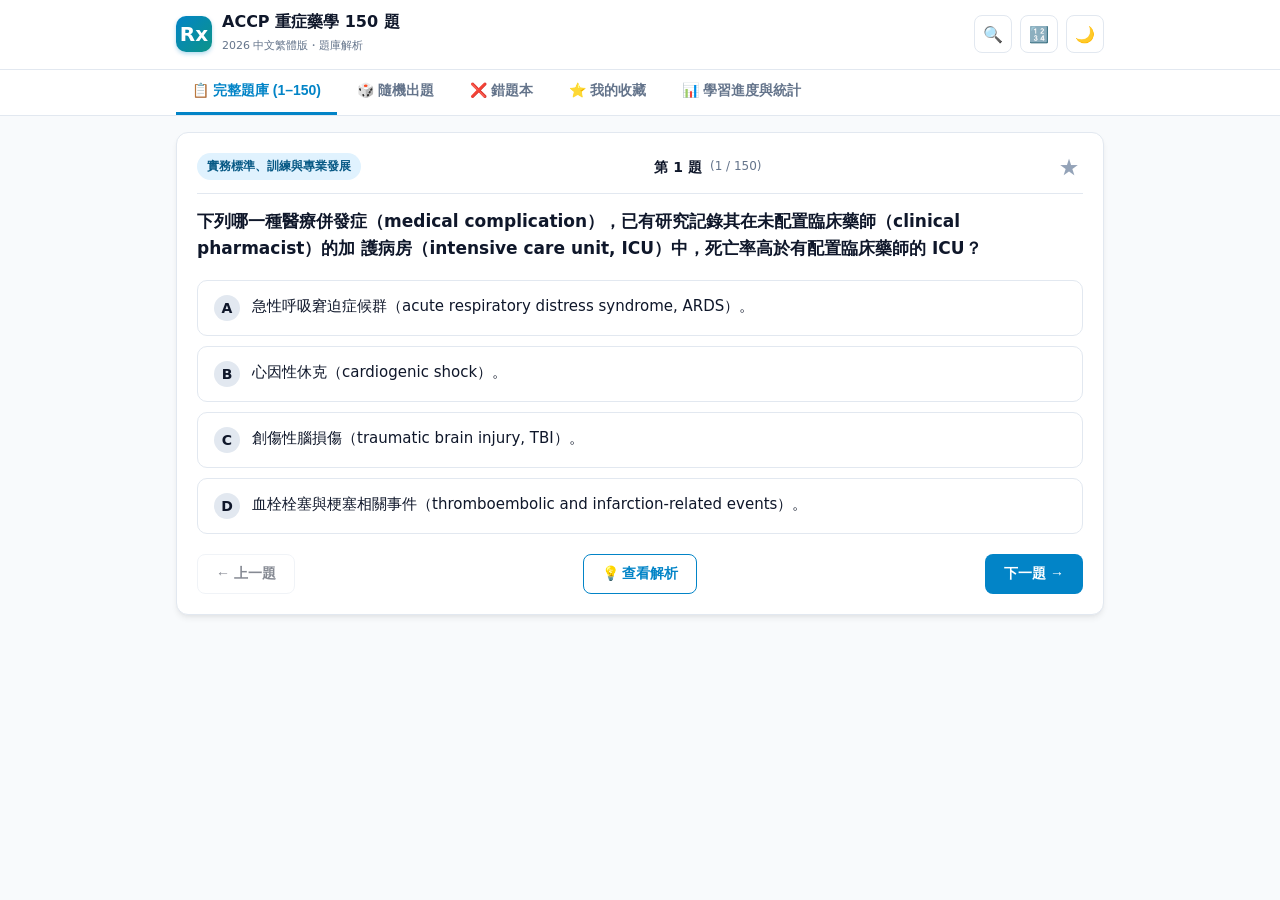
<file: index.html>
<!DOCTYPE html>
<html lang="zh-TW">
<head>
  <meta charset="UTF-8">
  <meta name="viewport" content="width=device-width, initial-scale=1.0, maximum-scale=1.0, user-scalable=no">
  <title>2026 ACCP/ASHP 重症藥學 150 題 複習測驗系統</title>
  <meta name="description" content="2026 ACCP/ASHP Critical Care Pharmacy Specialty Review 150 題中文繁體複習系統，支援隨機出題、錯題複習、章節專項與共用病例展示。">
  <meta name="theme-color" content="#0284c7">
  <link rel="manifest" href="manifest.json">
  <link rel="stylesheet" href="style.css">
  <link rel="icon" type="image/svg+xml" href="icon.svg">
</head>
<body>

  <!-- Top App Header -->
  <header class="app-header">
    <div class="header-container">
      <div class="brand">
        <div class="brand-icon">Rx</div>
        <div class="brand-text">
          <h1>ACCP 重症藥學 150 題</h1>
          <span>2026 中文繁體版・題庫解析</span>
        </div>
      </div>
      <div class="header-actions">
        <button id="btnSearch" class="icon-btn" title="搜尋題目與縮寫">🔍</button>
        <button id="btnGrid" class="icon-btn" title="題號選單 (1-150)">🔢</button>
        <button id="btnTheme" class="icon-btn" title="深色/淺色模式">🌙</button>
      </div>
    </div>
  </header>

  <!-- Desktop Tabs Navigation -->
  <nav class="nav-tabs">
    <div class="tabs-container">
      <button class="tab-btn active" data-view="practice" data-mode="all">📋 完整題庫 (1–150)</button>
      <button class="tab-btn" data-view="random-hub">🎲 隨機出題</button>
      <button class="tab-btn" data-view="mistakes-hub">
        ❌ 錯題本 <span id="badgeMistakesTab" class="badge" style="display:none">0</span>
      </button>
      <button class="tab-btn" data-view="starred-hub">
        ⭐ 我的收藏 <span id="badgeStarredTab" class="badge warning" style="display:none">0</span>
      </button>
      <button class="tab-btn" data-view="stats">📊 學習進度與統計</button>
    </div>
  </nav>

  <!-- Main Content Container -->
  <main class="main-content">

    <!-- VIEW 1: Practice / Question Card (Used for All, Random, Mistakes, Starred) -->
    <div id="viewPractice" class="view-panel active">
      
      <!-- Quiz Status / Header Banner (Only shown in Random or Exam Mode) -->
      <div id="examModeBanner" class="card" style="display:none; padding:12px 16px; margin-bottom:12px; background:var(--primary-light); border-color:var(--primary);">
        <div style="display:flex; justify-content:space-between; align-items:center;">
          <div style="font-weight:700; color:var(--primary-dark);" id="examModeTitle">🎲 隨機測驗中 (20 題)</div>
          <button id="btnFinishExam" class="btn btn-primary" style="padding:6px 14px; font-size:13px;">完成交卷</button>
        </div>
      </div>

      <!-- Question Card -->
      <div class="card" id="questionCard">
        
        <!-- Meta Bar -->
        <div class="q-meta-bar">
          <div class="q-category-tag" id="qCategory">實務標準、訓練與專業發展</div>
          <div class="q-indicator">
            <span id="qNumberText">第 1 題</span>
            <span style="font-size:12px; font-weight:normal; color:var(--text-muted);" id="qTotalText">/ 150</span>
          </div>
          <div class="q-tools">
            <button id="btnStarCurrent" class="star-btn" title="加入收藏">★</button>
          </div>
        </div>

        <!-- Shared Case Alert Box (if applicable) -->
        <div id="sharedCaseBox" class="shared-case-box" style="display:none;">
          <div class="shared-case-title">
            <span>🏥</span> <span id="sharedCaseLabel">共用病例</span>
          </div>
          <div id="sharedCaseText"></div>
        </div>

        <!-- Question Body -->
        <div class="question-title" id="questionText">題目加載中...</div>

        <!-- Options Container -->
        <div class="options-list" id="optionsContainer">
          <!-- Rendered dynamically -->
        </div>

        <!-- Action Controls Bar -->
        <div class="controls-bar">
          <button id="btnPrev" class="btn btn-secondary">← 上一題</button>
          <div style="display:flex; gap:8px;">
            <button id="btnToggleExp" class="btn btn-outline">💡 查看解析</button>
            <button id="btnRemoveMistake" class="btn btn-secondary" style="display:none;">✓ 移出錯題本</button>
          </div>
          <button id="btnNext" class="btn btn-primary">下一題 →</button>
        </div>

        <!-- Explanation & Reference Box -->
        <div id="explanationBox" class="explanation-box">
          <div class="explanation-header">
            <h3>📖 解答與官方解析</h3>
            <div id="answerStatusBadge" class="status-badge status-correct">答對</div>
          </div>
          
          <div style="font-weight:700; margin-bottom:10px; color:var(--primary); font-size:15px;" id="correctAnswerText">
            正確答案：D
          </div>

          <!-- Language Switcher Bar -->
          <div class="lang-switcher-bar">
            <span style="font-size:12px; font-weight:700; color:var(--primary-dark);">🌐 官方解析語言：</span>
            <div style="display:flex; gap:6px;">
              <button type="button" class="btn-lang active" data-lang="bilingual">中英對照</button>
              <button type="button" class="btn-lang" data-lang="zh">僅中文</button>
              <button type="button" class="btn-lang" data-lang="en">僅英文</button>
            </div>
          </div>
          
          <!-- Dynamic Content Container -->
          <div id="explanationContent" style="margin-bottom:12px;"></div>

          <div id="notesBox" class="notes-box" style="display:none;">
            <strong>📌 考點核對註：</strong><span id="notesText"></span>
          </div>

          <div id="officialRefBox" class="notes-box" style="display:none; border-left-color:var(--primary); background:rgba(2, 132, 199, 0.04); margin-top:8px;">
            <strong>📚 官方參考文獻 (References)：</strong><div id="officialRefText" style="margin-top:4px; font-size:12.5px; line-height:1.6;"></div>
          </div>
        </div>

      </div>

    </div>

    <!-- VIEW 2: Random Quiz Setup Hub -->
    <div id="viewRandomHub" class="view-panel">
      <div class="card">
        <h2 style="font-size:18px; margin-bottom:12px; font-weight:700;">🎲 隨機出題模擬測驗</h2>
        <p style="color:var(--text-muted); font-size:14px; margin-bottom:20px;">
          系統將自 150 題重症藥學題庫中隨機抽題。你可以選擇即時看解析以利學習，或使用模擬考交卷模式測試實力。
        </p>

        <h3 style="font-size:15px; margin-bottom:10px; font-weight:600;">選擇題數</h3>
        <div style="display:grid; grid-template-columns:repeat(auto-fit, minmax(110px, 1fr)); gap:10px; margin-bottom:20px;">
          <button class="btn btn-secondary btn-preset-count active" data-count="10">⚡ 10 題 (快速)</button>
          <button class="btn btn-secondary btn-preset-count" data-count="25">🎯 25 題 (標準)</button>
          <button class="btn btn-secondary btn-preset-count" data-count="50">📚 50 題 (深度)</button>
          <button class="btn btn-secondary btn-preset-count" data-count="150">🏆 全部 150 題</button>
        </div>

        <h3 style="font-size:15px; margin-bottom:10px; font-weight:600;">測驗模式</h3>
        <div style="display:flex; gap:12px; margin-bottom:20px; flex-wrap:wrap;">
          <label style="display:flex; align-items:center; gap:6px; cursor:pointer; font-size:14px;">
            <input type="radio" name="randomModeType" value="instant" checked>
            <span>💡 <strong>即時解析模式</strong>（每題作答後即刻顯示對錯與解析）</span>
          </label>
          <label style="display:flex; align-items:center; gap:6px; cursor:pointer; font-size:14px;">
            <input type="radio" name="randomModeType" value="exam">
            <span>📝 <strong>全真考試模式</strong>（做完後點交卷，統整成績與錯題）</span>
          </label>
        </div>

        <h3 style="font-size:15px; margin-bottom:10px; font-weight:600;">指定章節範圍（可選）</h3>
        <div style="margin-bottom:20px;">
          <select id="selectRandomChapter" class="search-input" style="padding-left:14px;">
            <option value="ALL">全部 20 大主題章節</option>
          </select>
        </div>

        <button id="btnStartRandomQuiz" class="btn btn-primary" style="width:100%; padding:14px; font-size:16px;">
          🚀 開始隨機測驗
        </button>
      </div>
    </div>

    <!-- VIEW 3: Mistakes Notebook Hub -->
    <div id="viewMistakesHub" class="view-panel">
      <div class="card">
        <div style="display:flex; justify-content:space-between; align-items:center; flex-wrap:wrap; gap:10px; margin-bottom:16px;">
          <div>
            <h2 style="font-size:18px; font-weight:700;">❌ 錯題複習專區</h2>
            <p style="color:var(--text-muted); font-size:13px;">做錯的題目會自動記錄於此，答對後可自由移出或保留。</p>
          </div>
          <div style="display:flex; gap:8px;">
            <button id="btnStartMistakesQuiz" class="btn btn-primary">🚀 刷錯題本</button>
            <button id="btnClearMistakes" class="btn btn-danger" style="font-size:13px;">🧹 清空錯題</button>
          </div>
        </div>

        <div id="mistakesStatsInfo" style="font-size:14px; color:var(--text-muted); margin-bottom:14px;">
          目前錯題數量：<strong id="mistakesCountLabel" style="color:var(--danger);">0</strong> 題
        </div>

        <div id="mistakesListContainer" class="cat-list">
          <!-- Rendered dynamically -->
        </div>
      </div>
    </div>

    <!-- VIEW 4: Starred Hub -->
    <div id="viewStarredHub" class="view-panel">
      <div class="card">
        <div style="display:flex; justify-content:space-between; align-items:center; flex-wrap:wrap; gap:10px; margin-bottom:16px;">
          <div>
            <h2 style="font-size:18px; font-weight:700;">⭐ 我的收藏題本</h2>
            <p style="color:var(--text-muted); font-size:13px;">在題目點擊 ★ 即可加入收藏，方便重點複習。</p>
          </div>
          <button id="btnStartStarredQuiz" class="btn btn-primary">🚀 測驗收藏題目</button>
        </div>

        <div id="starredListContainer" class="cat-list">
          <!-- Rendered dynamically -->
        </div>
      </div>
    </div>

    <!-- VIEW 5: Stats & Settings -->
    <div id="viewStats" class="view-panel">
      <div class="stats-grid">
        <div class="stat-card">
          <div class="stat-value" id="statAnswered">0</div>
          <div class="stat-label">已作答題數</div>
        </div>
        <div class="stat-card">
          <div class="stat-value" id="statAccuracy">0%</div>
          <div class="stat-label">整體答對率</div>
        </div>
        <div class="stat-card">
          <div class="stat-value" id="statMistakes" style="color:var(--danger);">0</div>
          <div class="stat-label">累積錯題數</div>
        </div>
        <div class="stat-card">
          <div class="stat-value" id="statStarred" style="color:var(--warning);">0</div>
          <div class="stat-label">收藏題目數</div>
        </div>
      </div>

      <div class="card">
        <h3 style="font-size:16px; margin-bottom:14px; font-weight:700;">📑 各章節掌握度分析</h3>
        <div id="chapterProgressList" style="display:flex; flex-direction:column; gap:12px;">
          <!-- Dynamically populated -->
        </div>
      </div>

      <div class="card">
        <h3 style="font-size:16px; margin-bottom:14px; font-weight:700;">⚙️ 學習資料備份與還原</h3>
        <p style="font-size:13px; color:var(--text-muted); margin-bottom:14px;">
          可將目前在電腦上的作答進度與錯題本匯出為檔案，並傳送至手機中匯入，達成跨裝置同步複習！
        </p>
        <div style="display:flex; gap:10px; flex-wrap:wrap;">
          <button id="btnExportData" class="btn btn-secondary">📤 匯出學習進度 (JSON)</button>
          <label class="btn btn-secondary" style="margin:0; cursor:pointer;">
            📥 匯入學習進度
            <input type="file" id="inputImportData" accept=".json" style="display:none;">
          </label>
          <button id="btnResetAll" class="btn btn-danger">⚠️ 重置所有紀錄</button>
        </div>
      </div>
    </div>

  </main>

  <!-- Mobile Bottom Navigation Bar -->
  <nav class="bottom-nav">
    <button class="bottom-tab-btn active" data-view="practice" data-mode="all">
      <span class="tab-icon">📋</span>
      <span>題庫</span>
    </button>
    <button class="bottom-tab-btn" data-view="random-hub">
      <span class="tab-icon">🎲</span>
      <span>隨機</span>
    </button>
    <button class="bottom-tab-btn" data-view="mistakes-hub">
      <span class="tab-icon">❌</span>
      <span>錯題</span>
      <span id="badgeMistakesMobile" class="badge" style="display:none">0</span>
    </button>
    <button class="bottom-tab-btn" data-view="starred-hub">
      <span class="tab-icon">⭐</span>
      <span>收藏</span>
      <span id="badgeStarredMobile" class="badge warning" style="display:none">0</span>
    </button>
    <button class="bottom-tab-btn" data-view="stats">
      <span class="tab-icon">📊</span>
      <span>統計</span>
    </button>
  </nav>

  <!-- Modal 1: Question Navigator Grid (1~150) -->
  <div id="modalGrid" class="modal-overlay">
    <div class="modal-content">
      <div class="modal-header">
        <h2>🔢 快速跳題 (1–150 題)</h2>
        <button class="icon-btn close-modal" style="border:none;">✕</button>
      </div>
      <div class="modal-body">
        <div class="grid-legend">
          <div class="legend-item"><div class="legend-dot" style="background:var(--border);"></div> 未作答</div>
          <div class="legend-item"><div class="legend-dot" style="background:var(--success);"></div> 答對</div>
          <div class="legend-item"><div class="legend-dot" style="background:var(--danger);"></div> 答錯</div>
          <div class="legend-item"><span style="color:#f59e0b;">★</span> 已收藏</div>
        </div>
        <div class="q-grid" id="questionGridContainer">
          <!-- 150 buttons generated by JS -->
        </div>
      </div>
    </div>
  </div>

  <!-- Modal 2: Search & Medical Abbreviations -->
  <div id="modalSearch" class="modal-overlay">
    <div class="modal-content">
      <div class="modal-header">
        <h2>🔍 題目搜尋與醫學縮寫對照</h2>
        <button class="icon-btn close-modal" style="border:none;">✕</button>
      </div>
      <div class="modal-body">
        <div class="search-input-wrapper">
          <span class="search-icon">🔍</span>
          <input type="text" id="searchInput" class="search-input" placeholder="輸入關鍵字 (如: ECMO, heparin, 敗血性休克, P/F比...)">
        </div>

        <div style="display:flex; gap:8px; margin-bottom:12px;">
          <button id="searchFilterAll" class="btn btn-secondary active" style="font-size:12px; padding:6px 12px;">題庫搜尋 (<span id="searchResultCount">0</span>)</button>
          <button id="searchFilterAbbr" class="btn btn-secondary" style="font-size:12px; padding:6px 12px;">常用縮寫表 (ICU, PaO2...)</button>
        </div>

        <!-- Search Results list -->
        <div id="searchResultsList" class="cat-list">
          <div style="text-align:center; padding:20px; color:var(--text-muted); font-size:13px;">
            請在上方輸入想尋找的藥名、病名或數值
          </div>
        </div>

        <!-- Abbreviations Panel (Hidden by default) -->
        <div id="abbrListPanel" style="display:none; font-size:13.5px; line-height:1.8;">
          <!-- Loaded from reference.json -->
        </div>
      </div>
    </div>
  </div>

  <!-- Modal 3: Exam Score Result Modal -->
  <div id="modalExamResult" class="modal-overlay">
    <div class="modal-content" style="max-width:480px; text-align:center;">
      <div class="modal-header">
        <h2 style="width:100%;">🏁 測驗成績單</h2>
      </div>
      <div class="modal-body" style="padding:24px 18px;">
        <div style="font-size:54px; margin-bottom:10px;" id="examResultEmoji">🎉</div>
        <div style="font-size:28px; font-weight:800; color:var(--primary);" id="examScoreText">85 分</div>
        <div style="font-size:14px; color:var(--text-muted); margin-bottom:20px;" id="examDetailText">
          共 20 題，答對 17 題，答錯 3 題
        </div>

        <div style="display:flex; gap:10px; justify-content:center;">
          <button id="btnReviewExamMistakes" class="btn btn-danger" style="display:none;">❌ 複習本次錯題</button>
          <button id="btnCloseExamModal" class="btn btn-primary">返回題庫</button>
        </div>
      </div>
    </div>
  </div>

  <!-- Toast Notification -->
  <div id="toast" class="toast">提示訊息</div>

  <!-- Scripts -->
  <script src="questions-data.js"></script>
  <script src="app.js"></script>
</body>
</html>
</file>
<file: style.css>
/* CSS for ACCP Critical Care Pharmacy Quiz App */
:root {
  --primary: #0284c7;
  --primary-hover: #0369a1;
  --primary-light: #e0f2fe;
  --primary-dark: #075985;
  --success: #10b981;
  --success-light: #d1fae5;
  --danger: #ef4444;
  --danger-light: #fee2e2;
  --warning: #f59e0b;
  --warning-light: #fef3c7;
  --bg: #f8fafc;
  --card-bg: #ffffff;
  --text-main: #0f172a;
  --text-muted: #64748b;
  --border: #e2e8f0;
  --shadow: 0 4px 6px -1px rgb(0 0 0 / 0.07), 0 2px 4px -2px rgb(0 0 0 / 0.05);
  --shadow-lg: 0 10px 15px -3px rgb(0 0 0 / 0.1), 0 4px 6px -4px rgb(0 0 0 / 0.1);
  --radius: 12px;
  --font-sans: system-ui, -apple-system, BlinkMacSystemFont, "Segoe UI", Roboto, "Helvetica Neue", Arial, "Noto Sans TC", sans-serif;
}

[data-theme="dark"] {
  --primary: #38bdf8;
  --primary-hover: #7dd3fc;
  --primary-light: #082f49;
  --primary-dark: #0284c7;
  --success: #34d399;
  --success-light: #064e3b;
  --danger: #f87171;
  --danger-light: #7f1d1d;
  --warning: #fbbf24;
  --warning-light: #78350f;
  --bg: #0f172a;
  --card-bg: #1e293b;
  --text-main: #f1f5f9;
  --text-muted: #94a3b8;
  --border: #334155;
  --shadow: 0 4px 6px -1px rgb(0 0 0 / 0.4);
  --shadow-lg: 0 10px 15px -3px rgb(0 0 0 / 0.6);
}

* {
  box-sizing: border-box;
  margin: 0;
  padding: 0;
  -webkit-tap-highlight-color: transparent;
}

body {
  font-family: var(--font-sans);
  background-color: var(--bg);
  color: var(--text-main);
  line-height: 1.6;
  min-height: 100vh;
  display: flex;
  flex-direction: column;
  transition: background-color 0.2s, color 0.2s;
  padding-bottom: 72px; /* space for mobile nav bar */
}

@media (min-width: 768px) {
  body {
    padding-bottom: 24px;
  }
}

/* Header */
.app-header {
  background: var(--card-bg);
  border-bottom: 1px solid var(--border);
  position: sticky;
  top: 0;
  z-index: 50;
  backdrop-filter: blur(8px);
}

.header-container {
  max-width: 960px;
  margin: 0 auto;
  padding: 12px 16px;
  display: flex;
  align-items: center;
  justify-content: space-between;
}

.brand {
  display: flex;
  align-items: center;
  gap: 10px;
}

.brand-icon {
  width: 36px;
  height: 36px;
  border-radius: 10px;
  background: linear-gradient(135deg, #0284c7, #0d9488);
  display: flex;
  align-items: center;
  justify-content: center;
  color: white;
  font-size: 20px;
  font-weight: bold;
  box-shadow: 0 2px 4px rgba(2, 132, 199, 0.3);
}

.brand-text h1 {
  font-size: 16px;
  font-weight: 700;
  color: var(--text-main);
  line-height: 1.2;
}

.brand-text span {
  font-size: 11px;
  color: var(--text-muted);
}

.header-actions {
  display: flex;
  align-items: center;
  gap: 8px;
}

.icon-btn {
  background: transparent;
  border: 1px solid var(--border);
  border-radius: 8px;
  width: 38px;
  height: 38px;
  display: flex;
  align-items: center;
  justify-content: center;
  color: var(--text-main);
  cursor: pointer;
  font-size: 16px;
  transition: all 0.15s;
}

.icon-btn:hover {
  background: var(--primary-light);
  border-color: var(--primary);
  color: var(--primary);
}

/* Navigation Tabs (Desktop & Tablet) */
.nav-tabs {
  display: none;
  background: var(--card-bg);
  border-bottom: 1px solid var(--border);
}

@media (min-width: 768px) {
  .nav-tabs {
    display: block;
  }
}

.tabs-container {
  max-width: 960px;
  margin: 0 auto;
  display: flex;
  gap: 4px;
  padding: 0 16px;
  overflow-x: auto;
}

.tab-btn {
  background: none;
  border: none;
  padding: 12px 16px;
  font-size: 14px;
  font-weight: 600;
  color: var(--text-muted);
  cursor: pointer;
  border-bottom: 3px solid transparent;
  display: flex;
  align-items: center;
  gap: 6px;
  white-space: nowrap;
  transition: all 0.2s;
}

.tab-btn:hover {
  color: var(--primary);
}

.tab-btn.active {
  color: var(--primary);
  border-bottom-color: var(--primary);
}

.badge {
  background: var(--danger);
  color: white;
  font-size: 11px;
  font-weight: 700;
  padding: 1px 6px;
  border-radius: 10px;
}

.badge.primary {
  background: var(--primary);
}

.badge.success {
  background: var(--success);
}

.badge.warning {
  background: var(--warning);
}

/* Bottom Navigation Bar (Mobile) */
.bottom-nav {
  position: fixed;
  bottom: 0;
  left: 0;
  right: 0;
  height: 60px;
  background: var(--card-bg);
  border-top: 1px solid var(--border);
  display: flex;
  justify-content: space-around;
  align-items: center;
  z-index: 50;
  box-shadow: 0 -2px 10px rgba(0, 0, 0, 0.05);
}

@media (min-width: 768px) {
  .bottom-nav {
    display: none;
  }
}

.bottom-tab-btn {
  background: none;
  border: none;
  color: var(--text-muted);
  display: flex;
  flex-direction: column;
  align-items: center;
  justify-content: center;
  font-size: 10px;
  font-weight: 600;
  padding: 4px 8px;
  width: 20%;
  cursor: pointer;
  position: relative;
  transition: color 0.15s;
}

.bottom-tab-btn .tab-icon {
  font-size: 20px;
  margin-bottom: 2px;
}

.bottom-tab-btn.active {
  color: var(--primary);
}

.bottom-tab-btn .badge {
  position: absolute;
  top: 2px;
  right: 18%;
  font-size: 9px;
  padding: 1px 4px;
}

/* Main Container */
.main-content {
  max-width: 960px;
  width: 100%;
  margin: 16px auto;
  padding: 0 16px;
  flex: 1;
}

/* Card Styling */
.card {
  background: var(--card-bg);
  border: 1px solid var(--border);
  border-radius: var(--radius);
  padding: 20px;
  margin-bottom: 16px;
  box-shadow: var(--shadow);
}

/* Question Header Bar */
.q-meta-bar {
  display: flex;
  justify-content: space-between;
  align-items: center;
  flex-wrap: wrap;
  gap: 8px;
  margin-bottom: 14px;
  padding-bottom: 12px;
  border-bottom: 1px solid var(--border);
}

.q-category-tag {
  font-size: 12px;
  font-weight: 600;
  background: var(--primary-light);
  color: var(--primary-dark);
  padding: 4px 10px;
  border-radius: 20px;
  display: inline-flex;
  align-items: center;
  gap: 4px;
}

[data-theme="dark"] .q-category-tag {
  color: var(--primary);
}

.q-indicator {
  font-size: 14px;
  font-weight: 700;
  color: var(--text-main);
  display: flex;
  align-items: center;
  gap: 8px;
}

.q-tools {
  display: flex;
  align-items: center;
  gap: 6px;
}

.star-btn {
  background: transparent;
  border: none;
  color: #94a3b8;
  font-size: 20px;
  cursor: pointer;
  line-height: 1;
  padding: 4px;
  transition: transform 0.15s, color 0.15s;
}

.star-btn:hover {
  transform: scale(1.15);
}

.star-btn.starred {
  color: #f59e0b;
}

/* Shared Case Box */
.shared-case-box {
  background: #fffbeb;
  border-left: 4px solid #f59e0b;
  border-radius: 8px;
  padding: 14px 16px;
  margin-bottom: 16px;
  font-size: 14px;
  color: #78350f;
  line-height: 1.6;
}

[data-theme="dark"] .shared-case-box {
  background: #1e1e12;
  border-left-color: #fbbf24;
  color: #fef08a;
}

.shared-case-title {
  font-weight: 700;
  display: flex;
  align-items: center;
  gap: 6px;
  margin-bottom: 6px;
  color: #b45309;
}

[data-theme="dark"] .shared-case-title {
  color: #fde047;
}

/* Question Title */
.question-title {
  font-size: 17px;
  font-weight: 600;
  line-height: 1.6;
  margin-bottom: 18px;
  color: var(--text-main);
}

/* Options Grid */
.options-list {
  display: flex;
  flex-direction: column;
  gap: 10px;
  margin-bottom: 20px;
}

.option-item {
  display: flex;
  align-items: flex-start;
  gap: 12px;
  padding: 14px 16px;
  border: 1.5px solid var(--border);
  border-radius: 10px;
  background: var(--card-bg);
  cursor: pointer;
  transition: all 0.15s ease;
  user-select: none;
}

.option-item:hover:not(.disabled) {
  border-color: var(--primary);
  background: var(--primary-light);
}

.option-item:active:not(.disabled) {
  transform: scale(0.99);
}

.option-letter {
  font-weight: 700;
  font-size: 14px;
  min-width: 26px;
  height: 26px;
  border-radius: 50%;
  background: var(--border);
  color: var(--text-main);
  display: flex;
  align-items: center;
  justify-content: center;
  flex-shrink: 0;
  transition: all 0.15s;
}

.option-text {
  font-size: 15px;
  line-height: 1.5;
  color: var(--text-main);
  flex: 1;
}

/* Answer State */
.option-item.selected-correct {
  border-color: var(--success);
  background: var(--success-light);
}
.option-item.selected-correct .option-letter {
  background: var(--success);
  color: white;
}

.option-item.selected-wrong {
  border-color: var(--danger);
  background: var(--danger-light);
}
.option-item.selected-wrong .option-letter {
  background: var(--danger);
  color: white;
}

.option-item.correct-target {
  border-color: var(--success);
  background: var(--success-light);
}
.option-item.correct-target .option-letter {
  background: var(--success);
  color: white;
}

.option-item.disabled {
  cursor: default;
}

/* Explanation Container */
.explanation-box {
  background: var(--card-bg);
  border: 1.5px solid var(--border);
  border-radius: var(--radius);
  padding: 18px;
  margin-top: 18px;
  display: none;
  animation: fadeIn 0.25s ease-out;
}

@keyframes fadeIn {
  from { opacity: 0; transform: translateY(6px); }
  to { opacity: 1; transform: translateY(0); }
}

.explanation-header {
  display: flex;
  align-items: center;
  justify-content: space-between;
  margin-bottom: 10px;
  padding-bottom: 8px;
  border-bottom: 1px dashed var(--border);
}

.explanation-header h3 {
  font-size: 15px;
  font-weight: 700;
  display: flex;
  align-items: center;
  gap: 6px;
}

.status-badge {
  padding: 4px 10px;
  border-radius: 6px;
  font-size: 13px;
  font-weight: 700;
}

.status-correct {
  background: var(--success-light);
  color: var(--success);
}

.status-wrong {
  background: var(--danger-light);
  color: var(--danger);
}

.explanation-content {
  font-size: 14.5px;
  line-height: 1.7;
  color: var(--text-main);
  margin-bottom: 12px;
}

.notes-box {
  background: #f1f5f9;
  border-left: 3px solid #64748b;
  padding: 10px 12px;
  border-radius: 6px;
  font-size: 13px;
  color: #334155;
  margin-top: 10px;
}

[data-theme="dark"] .notes-box {
  background: #0f172a;
  border-left-color: #94a3b8;
  color: #cbd5e1;
}

.basis-tag {
  display: inline-block;
  font-size: 12px;
  color: var(--text-muted);
  margin-top: 8px;
}

/* Bilingual Explanation Styles */
.lang-switcher-bar {
  display: flex;
  justify-content: space-between;
  align-items: center;
  margin-bottom: 12px;
  padding: 6px 10px;
  background: var(--primary-light);
  border-radius: 8px;
  flex-wrap: wrap;
  gap: 6px;
}

.btn-lang {
  background: var(--card-bg);
  border: 1px solid var(--border);
  color: var(--text-main);
  border-radius: 6px;
  font-size: 12px;
  font-weight: 600;
  padding: 4px 10px;
  cursor: pointer;
  transition: all 0.15s;
}

.btn-lang:hover {
  border-color: var(--primary);
  color: var(--primary);
}

.btn-lang.active {
  background: var(--primary);
  border-color: var(--primary);
  color: white;
}

.bilingual-container {
  display: flex;
  flex-direction: column;
  gap: 12px;
  margin: 10px 0;
}

.bilingual-card {
  padding: 12px 14px;
  border-radius: 8px;
  line-height: 1.7;
  font-size: 14.5px;
}

.bilingual-card.zh {
  background: rgba(2, 132, 199, 0.05);
  border-left: 4px solid var(--primary);
}

[data-theme="dark"] .bilingual-card.zh {
  background: rgba(56, 189, 248, 0.08);
  border-left-color: var(--primary);
}

.bilingual-card.en {
  background: rgba(100, 116, 139, 0.06);
  border-left: 4px solid var(--text-muted);
}

[data-theme="dark"] .bilingual-card.en {
  background: rgba(148, 163, 184, 0.08);
  border-left-color: var(--text-muted);
}

.bilingual-tag {
  font-size: 11px;
  font-weight: 700;
  color: var(--text-muted);
  margin-bottom: 6px;
  display: flex;
  align-items: center;
  gap: 4px;
  text-transform: uppercase;
  letter-spacing: 0.5px;
}

/* Control Bar (Prev / Next / Reveal) */
.controls-bar {
  display: flex;
  justify-content: space-between;
  align-items: center;
  gap: 10px;
  margin-top: 20px;
  flex-wrap: wrap;
}

.btn {
  padding: 10px 18px;
  font-size: 14px;
  font-weight: 600;
  border-radius: 8px;
  border: 1px solid transparent;
  cursor: pointer;
  display: inline-flex;
  align-items: center;
  justify-content: center;
  gap: 6px;
  transition: all 0.15s ease;
  user-select: none;
}

.btn-primary {
  background: var(--primary);
  color: white;
}
.btn-primary:hover {
  background: var(--primary-hover);
}

.btn-secondary {
  background: var(--card-bg);
  border-color: var(--border);
  color: var(--text-main);
}
.btn-secondary:hover {
  background: var(--border);
}

.btn-danger {
  background: var(--danger-light);
  color: var(--danger);
  border-color: var(--danger);
}

.btn-success {
  background: var(--success);
  color: white;
}

.btn-outline {
  background: transparent;
  border-color: var(--primary);
  color: var(--primary);
}
.btn-outline:hover {
  background: var(--primary-light);
}

.btn:disabled {
  opacity: 0.5;
  cursor: not-allowed;
}

/* Modal Popup (Navigator / Setup / Search) */
.modal-overlay {
  position: fixed;
  top: 0;
  left: 0;
  right: 0;
  bottom: 0;
  background: rgba(0, 0, 0, 0.55);
  display: none;
  align-items: center;
  justify-content: center;
  z-index: 100;
  padding: 16px;
  backdrop-filter: blur(4px);
}

.modal-content {
  background: var(--card-bg);
  border-radius: var(--radius);
  max-width: 600px;
  width: 100%;
  max-height: 85vh;
  display: flex;
  flex-direction: column;
  box-shadow: var(--shadow-lg);
  overflow: hidden;
  animation: zoomIn 0.2s ease-out;
}

@keyframes zoomIn {
  from { opacity: 0; transform: scale(0.96); }
  to { opacity: 1; transform: scale(1); }
}

.modal-header {
  padding: 14px 18px;
  border-bottom: 1px solid var(--border);
  display: flex;
  align-items: center;
  justify-content: space-between;
}

.modal-header h2 {
  font-size: 16px;
  font-weight: 700;
}

.modal-body {
  padding: 18px;
  overflow-y: auto;
  flex: 1;
}

.modal-footer {
  padding: 12px 18px;
  border-top: 1px solid var(--border);
  display: flex;
  justify-content: flex-end;
  gap: 8px;
}

/* Question Grid in Modal */
.grid-legend {
  display: flex;
  gap: 12px;
  font-size: 12px;
  margin-bottom: 12px;
  flex-wrap: wrap;
}

.legend-item {
  display: flex;
  align-items: center;
  gap: 4px;
}

.legend-dot {
  width: 12px;
  height: 12px;
  border-radius: 3px;
}

.q-grid {
  display: grid;
  grid-template-columns: repeat(auto-fill, minmax(42px, 1fr));
  gap: 6px;
}

.grid-btn {
  aspect-ratio: 1;
  border: 1px solid var(--border);
  background: var(--card-bg);
  color: var(--text-main);
  border-radius: 6px;
  font-size: 12px;
  font-weight: 600;
  cursor: pointer;
  display: flex;
  align-items: center;
  justify-content: center;
  transition: all 0.1s;
}

.grid-btn:hover {
  border-color: var(--primary);
  background: var(--primary-light);
}

.grid-btn.current {
  outline: 2px solid var(--primary);
  outline-offset: 1px;
}

.grid-btn.correct {
  background: var(--success-light);
  border-color: var(--success);
  color: var(--success);
}

.grid-btn.wrong {
  background: var(--danger-light);
  border-color: var(--danger);
  color: var(--danger);
}

.grid-btn.starred {
  position: relative;
}

.grid-btn.starred::after {
  content: "★";
  position: absolute;
  top: 1px;
  right: 2px;
  font-size: 8px;
  color: #f59e0b;
}

/* Mode Home & Stats Views */
.view-panel {
  display: none;
}

.view-panel.active {
  display: block;
}

.stats-grid {
  display: grid;
  grid-template-columns: repeat(2, 1fr);
  gap: 12px;
  margin-bottom: 20px;
}

@media (min-width: 600px) {
  .stats-grid {
    grid-template-columns: repeat(4, 1fr);
  }
}

.stat-card {
  background: var(--card-bg);
  border: 1px solid var(--border);
  border-radius: 10px;
  padding: 16px;
  text-align: center;
}

.stat-value {
  font-size: 26px;
  font-weight: 800;
  color: var(--primary);
  line-height: 1.2;
}

.stat-label {
  font-size: 12px;
  color: var(--text-muted);
  margin-top: 4px;
}

/* Category Filter List */
.cat-list {
  display: flex;
  flex-direction: column;
  gap: 8px;
}

.cat-item {
  display: flex;
  justify-content: space-between;
  align-items: center;
  padding: 12px 14px;
  border: 1px solid var(--border);
  border-radius: 8px;
  background: var(--card-bg);
  cursor: pointer;
  transition: all 0.15s;
}

.cat-item:hover {
  border-color: var(--primary);
  background: var(--primary-light);
}

.cat-info {
  display: flex;
  flex-direction: column;
  gap: 2px;
}

.cat-title {
  font-size: 14px;
  font-weight: 600;
}

.cat-count {
  font-size: 12px;
  color: var(--text-muted);
}

/* Search Box */
.search-input-wrapper {
  position: relative;
  margin-bottom: 16px;
}

.search-input {
  width: 100%;
  padding: 12px 16px 12px 40px;
  border: 1.5px solid var(--border);
  border-radius: 10px;
  font-size: 15px;
  background: var(--card-bg);
  color: var(--text-main);
  outline: none;
  transition: border-color 0.15s;
}

.search-input:focus {
  border-color: var(--primary);
}

.search-icon {
  position: absolute;
  left: 14px;
  top: 50%;
  transform: translateY(-50%);
  color: var(--text-muted);
  font-size: 16px;
}

/* Toast Notification */
.toast {
  position: fixed;
  bottom: 80px;
  left: 50%;
  transform: translateX(-50%) translateY(20px);
  background: rgba(15, 23, 42, 0.9);
  color: white;
  padding: 10px 20px;
  border-radius: 20px;
  font-size: 13px;
  font-weight: 600;
  pointer-events: none;
  opacity: 0;
  transition: all 0.25s ease;
  z-index: 200;
  box-shadow: 0 4px 12px rgba(0, 0, 0, 0.2);
}

.toast.show {
  opacity: 1;
  transform: translateX(-50%) translateY(0);
}
</file>
